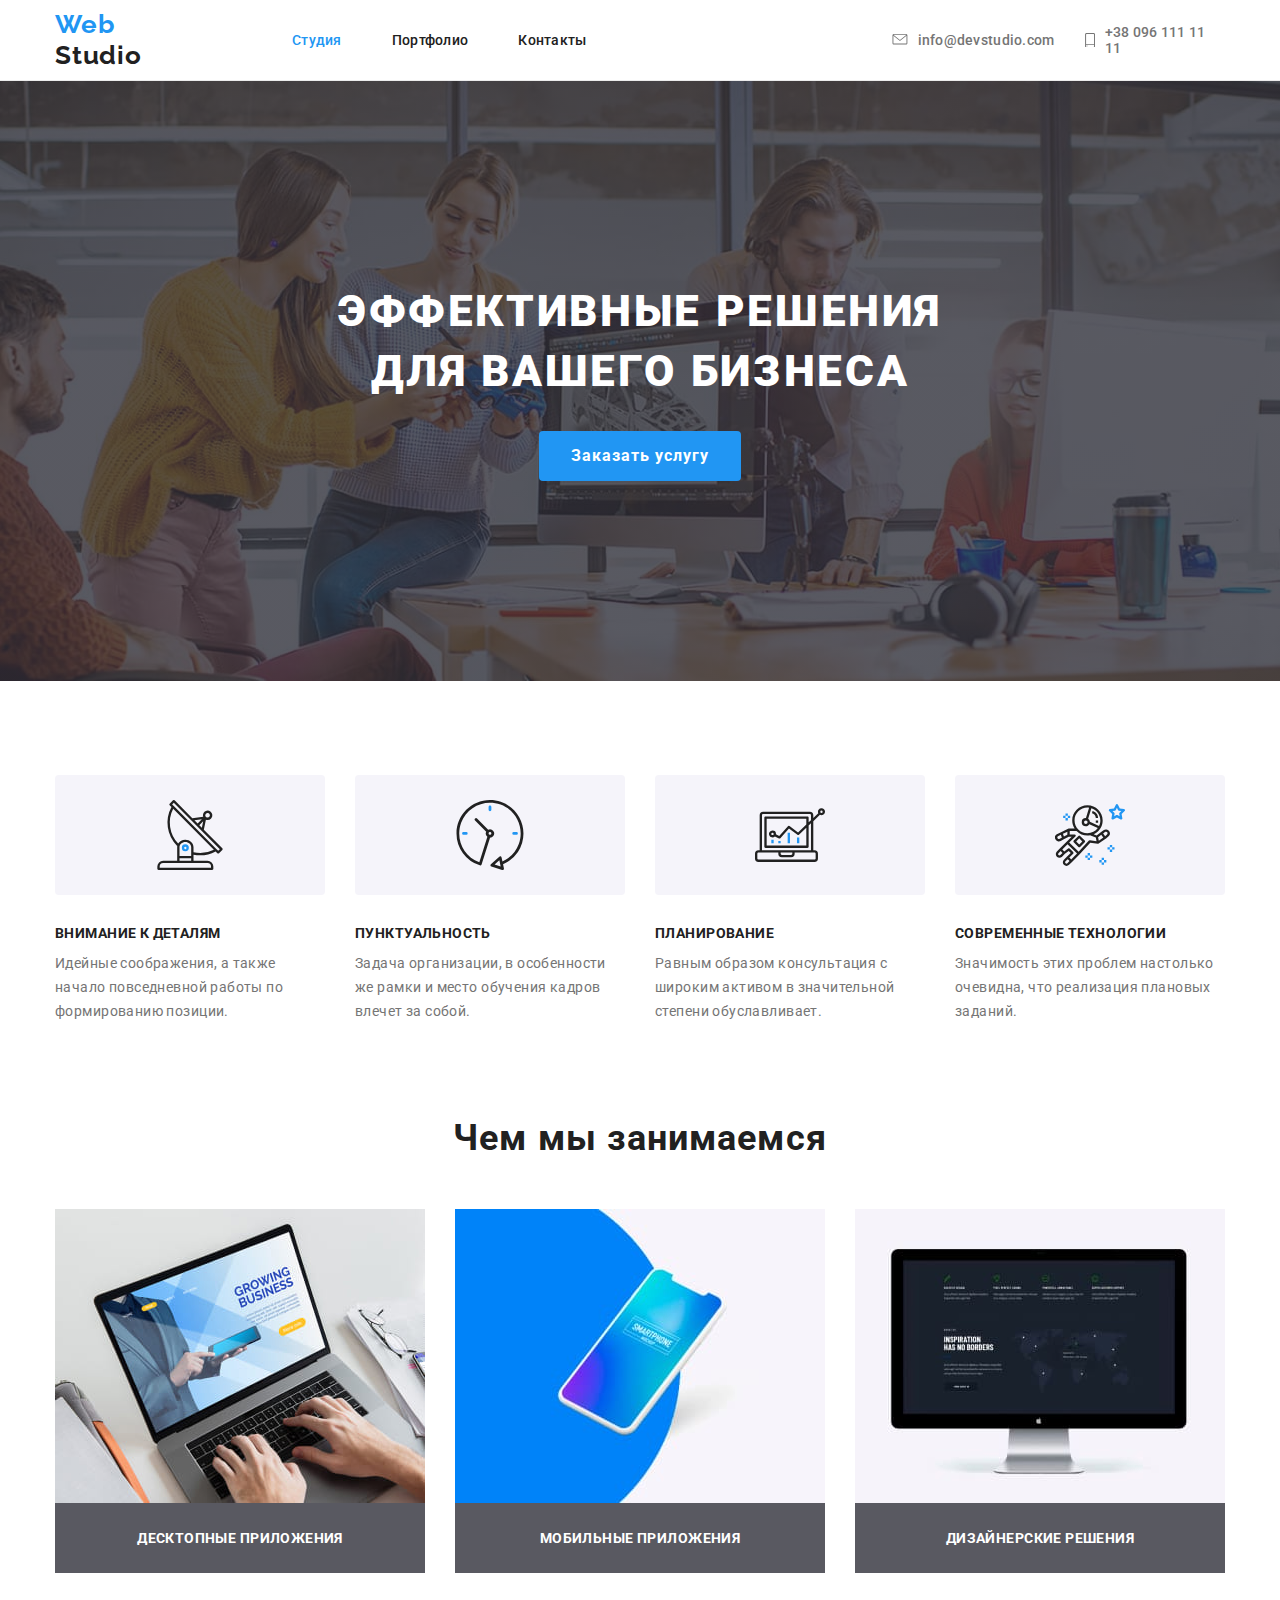
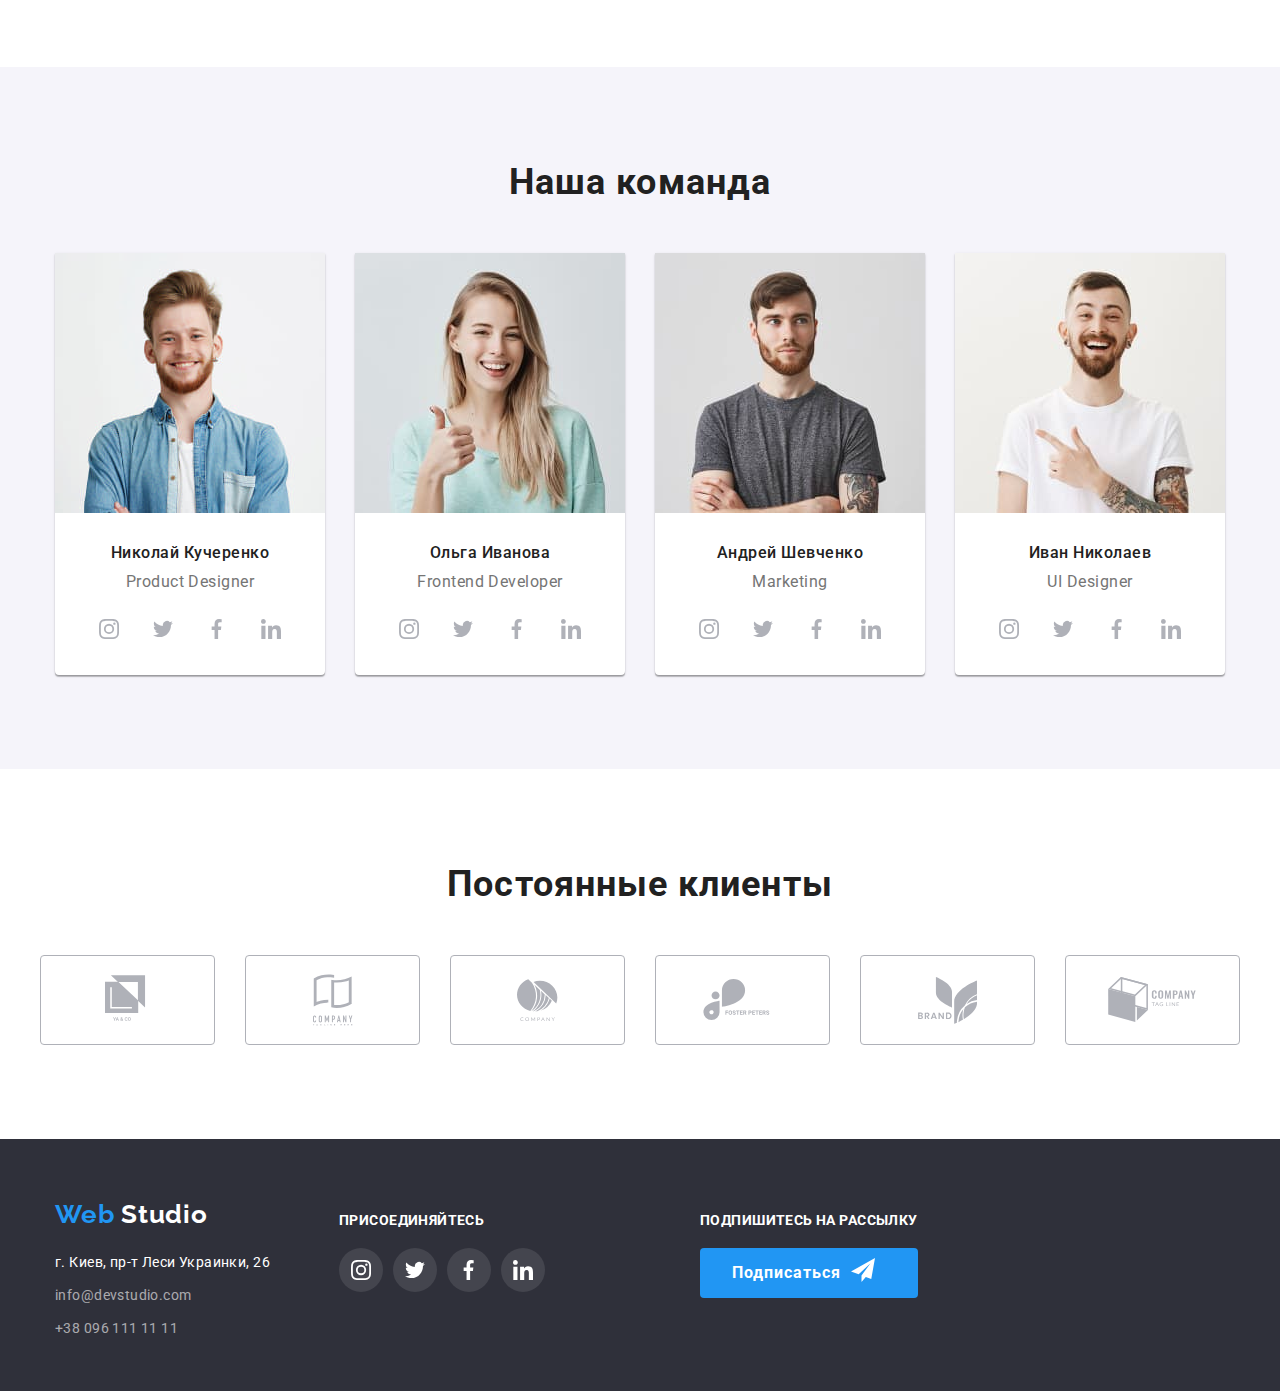
<file: index.html>
<!DOCTYPE html>
<html lang="ru">
  <head>
    <meta charset="UTF-8" />
    <meta name="viewport" content="width=device-width, initial-scale=1.0" />
    <title>Студия</title>
    <link
      href="https://fonts.googleapis.com/css2?family=Raleway:wght@700&family=Roboto:wght@400;500;700;900&display=swap"
      rel="stylesheet"
    />
    <link
      rel="stylesheet"
      href="https://cdnjs.cloudflare.com/ajax/libs/modern-normalize/0.6.0/modern-normalize.min.css"
    />
    <link rel="stylesheet" href="./css/style.css" />
  </head>

  <body>
    <!-- Шапка -->
    <header class="header">
      <div class="conteiner main-nav">
        <nav class="main-nav">
          <!-- Логотип -->
          <a href="./index.html" class="logo link">
            <span class="logo-accent">Web</span> Studio
          </a>

          <!-- Категории -->
          <ul class="site-nav list">
            <li class="item">
              <a href="./index.html" class="link current">Студия</a>
            </li>
            <li class="item">
              <a href="./portfolio.html" class="link">Портфолио</a>
            </li>
            <li class="item">
              <a href="./contacts.html" class="link">Контакты</a>
            </li>
          </ul>
        </nav>

        <!-- Контакты -->

        <address class="main-nav">
          <ul class="contacts-header list">
            <li class="item">
              <a href="mailto:info@devstudio.com" class>
                <svg class="mail-icon">
                  <use href="./images/sprite.svg#icon-mail"></use>
                </svg>
                info@devstudio.com
              </a>
            </li>
            <li class="item">
              <a href="tel:+380961111111">
                <svg class="tel-icon">
                  <use href="./images/sprite.svg#icon-smartphone"></use>
                </svg>
                +38 096 111 11 11
              </a>
            </li>
          </ul>
        </address>
      </div>
    </header>

    <!-- Уникальный контент -->
    <main>
      <!-- Герой -->
      <section class="hero">
        <div class="conteiner">
          <h1 class="hero-title">Эффективные решения для вашего бизнеса</h1>
          <a href="" class="button link">Заказать услугу</a>
        </div>
      </section>

      <!-- Преимущества -->

      <section class="features">
        <!-- Невидимый заголовок -->
        <h2 class="features-title-hidden">Наши преимущества</h2>

        <div class="conteiner">
          <ul class="features-list list">
            <li class="item icon-vector">
              <div class="features-content">
                <h3 class="features-title">Внимание к деталям</h3>
                <p class="features-text">
                  Идейные соображения, а также начало повседневной работы по
                  формированию позиции.
                </p>
              </div>
            </li>
            <li class="item icon-vector1">
              <div class="features-content">
                <h3 class="features-title">Пунктуальность</h3>
                <p class="features-text">
                  Задача организации, в особенности же рамки и место обучения
                  кадров влечет за собой.
                </p>
              </div>
            </li>
            <li class="item icon-vector2">
              <div class="features-content">
                <h3 class="features-title">Планирование</h3>
                <p class="features-text">
                  Равным образом консультация с широким активом в значительной
                  степени обуславливает.
                </p>
              </div>
            </li>
            <li class="item icon-vector3">
              <div class="features-content">
                <h3 class="features-title">Современные технологии</h3>
                <p class="features-text">
                  Значимость этих проблем настолько очевидна, что реализация
                  плановых заданий.
                </p>
              </div>
            </li>
          </ul>
        </div>
      </section>

      <!-- Наша деятельность -->

      <section class="section-activity">
        <div class="conteiner">
          <h2 class="activity-title">Чем мы занимаемся</h2>
          <ul class="activity-list list">
            <li class="item">
              <img
                src="./images/box/box.jpg"
                alt="Десктопные приложения"
                width="370"
              />

              <h3 class="activity-subtitle">Десктопные приложения</h3>
            </li>
            <li class="item">
              <img
                src="./images/box/box2.jpg"
                alt="Мобильные приложения"
                width="370"
              />
              <h3 class="activity-subtitle">Мобильные приложения</h3>
            </li>
            <li class="item">
              <img
                src="./images/box/box3.jpg"
                alt="Дизайнерские решения"
                width="370"
              />
              <h3 class="activity-subtitle">Дизайнерские решения</h3>
            </li>
          </ul>
        </div>
      </section>

      <!-- Команда -->
      <section class="section-team">
        <div class="conteiner">
          <h2 class="team-title">Наша команда</h2>
          <ul class="team-list list">
            <li class="item">
              <img
                src="./images/team/team.jpg"
                alt="Николай Кучеренко"
                width="270"
              />
              <div class="team-content">
                <h3 class="team-name">Николай Кучеренко</h3>
                <p lang="en" class="team-aside">Product Designer</p>

                <!-- соцсети -->
                <ul class="team-social list">
                  <li class="team-icons">
                    <a href="" aria-label="ссылка на instagram">
                      <svg class="social-icon">
                        <use href="./images/sprite.svg#icon-instagram"></use>
                      </svg>
                    </a>
                  </li>
                  <li class="team-icons">
                    <a href="" aria-label="ссылка на twitter">
                      <svg class="social-icon">
                        <use href="./images/sprite.svg#icon-twitter"></use>
                      </svg>
                    </a>
                  </li>
                  <li class="team-icons">
                    <a href="" aria-label="ссылка на facebook">
                      <svg class="social-icon">
                        <use href="./images/sprite.svg#icon-facebook"></use>
                      </svg>
                    </a>
                  </li>
                  <li class="team-icons">
                    <a href="" aria-label="ссылка на linkedIn">
                      <svg class="social-icon">
                        <use href="./images/sprite.svg#icon-linkedin"></use>
                      </svg>
                    </a>
                  </li>
                </ul>
              </div>
            </li>
            <li class="item">
              <img
                src="./images/team/team2.jpg"
                alt="Ольга Иванова"
                width="270"
              />
              <div class="team-content">
                <h3 class="team-name">Ольга Иванова</h3>
                <p lang="en" class="team-aside">Frontend Developer</p>

                <!-- соцсети -->
                <ul class="team-social list">
                  <li class="team-icons">
                    <a href="" aria-label="ссылка на instagram">
                      <svg class="social-icon">
                        <use href="./images/sprite.svg#icon-instagram"></use>
                      </svg>
                    </a>
                  </li>
                  <li class="team-icons">
                    <a href="" aria-label="ссылка на twitter">
                      <svg class="social-icon">
                        <use href="./images/sprite.svg#icon-twitter"></use>
                      </svg>
                    </a>
                  </li>
                  <li class="team-icons">
                    <a href="" aria-label="ссылка на facebook">
                      <svg class="social-icon">
                        <use href="./images/sprite.svg#icon-facebook"></use>
                      </svg>
                    </a>
                  </li>
                  <li class="team-icons">
                    <a href="" aria-label="ссылка на linkedIn">
                      <svg class="social-icon">
                        <use href="./images/sprite.svg#icon-linkedin"></use>
                      </svg>
                    </a>
                  </li>
                </ul>
              </div>
            </li>
            <li class="item">
              <img
                src="./images/team/team3.jpg"
                alt="Андрей Шевченко"
                width="270"
              />
              <div class="team-content">
                <h3 class="team-name">Андрей Шевченко</h3>
                <p lang="en" class="team-aside">Marketing</p>

                <!-- соцсети -->
                <ul class="team-social list">
                  <li class="team-icons">
                    <a href="" aria-label="ссылка на instagram">
                      <svg class="social-icon">
                        <use href="./images/sprite.svg#icon-instagram"></use>
                      </svg>
                    </a>
                  </li>
                  <li class="team-icons">
                    <a href="" aria-label="ссылка на twitter">
                      <svg class="social-icon">
                        <use href="./images/sprite.svg#icon-twitter"></use>
                      </svg>
                    </a>
                  </li>
                  <li class="team-icons">
                    <a href="" aria-label="ссылка на facebook">
                      <svg class="social-icon">
                        <use href="./images/sprite.svg#icon-facebook"></use>
                      </svg>
                    </a>
                  </li>
                  <li class="team-icons">
                    <a href="" aria-label="ссылка на linkedIn">
                      <svg class="social-icon">
                        <use href="./images/sprite.svg#icon-linkedin"></use>
                      </svg>
                    </a>
                  </li>
                </ul>
              </div>
            </li>
            <li class="item">
              <img
                src="./images/team/team4.jpg"
                alt="Иван Николаев"
                width="270"
              />
              <div class="team-content">
                <h3 class="team-name">Иван Николаев</h3>
                <p lang="en" class="team-aside">UI Designer</p>

                <!-- соцсети -->
                <ul class="team-social list">
                  <li class="team-icons">
                    <a href="" aria-label="ссылка на instagram">
                      <svg class="social-icon">
                        <use href="./images/sprite.svg#icon-instagram"></use>
                      </svg>
                    </a>
                  </li>
                  <li class="team-icons">
                    <a href="" aria-label="ссылка на twitter">
                      <svg class="social-icon">
                        <use href="./images/sprite.svg#icon-twitter"></use>
                      </svg>
                    </a>
                  </li>
                  <li class="team-icons">
                    <a href="" aria-label="ссылка на facebook">
                      <svg class="social-icon">
                        <use href="./images/sprite.svg#icon-facebook"></use>
                      </svg>
                    </a>
                  </li>
                  <li class="team-icons">
                    <a href="" aria-label="ссылка на linkedIn">
                      <svg class="social-icon">
                        <use href="./images/sprite.svg#icon-linkedin"></use>
                      </svg>
                    </a>
                  </li>
                </ul>
              </div>
            </li>
          </ul>
        </div>
      </section>

      <!-- Клиенты -->

      <section class="section-clients">
        <div class="conteiner">
          <h2 class="clients-title">Постоянные клиенты</h2>
          <ul class="clients-list list">
            <li class="item">
              <div class="clients-img">
                <a href="">
                  <svg class="clients-icon" width="44.27px" height="49.23px">
                    <use href="./images/sprite.svg#icon-logo1"></use>
                  </svg>
                </a>
              </div>
            </li>
            <li class="item">
              <div class="clients-img">
                <a href="">
                  <svg class="clients-icon" width="40px" height="52px">
                    <use href="./images/sprite.svg#icon-logo2"></use>
                  </svg>
                </a>
              </div>
            </li>
            <li class="item">
              <div class="clients-img">
                <a href="">
                  <svg class="clients-icon" width="41px" height="42.6px">
                    <use href="./images/sprite.svg#icon-logo3"></use>
                  </svg>
                </a>
              </div>
            </li>
            <li class="item">
              <div class="clients-img">
                <a href="">
                  <svg class="clients-icon" width="79.66px" height="42.02px">
                    <use href="./images/sprite.svg#icon-logo4"></use>
                  </svg>
                </a>
              </div>
            </li>
            <li class="item">
              <div class="clients-img">
                <a href="">
                  <svg class="clients-icon" width="59px" height="47px">
                    <use href="./images/sprite.svg#icon-logo5"></use>
                  </svg>
                </a>
              </div>
            </li>
            <li class="item">
              <div class="clients-img">
                <a href="">
                  <svg class="clients-icon" width="88.48px" height="45.44px">
                    <use href="./images/sprite.svg#icon-logo6"></use>
                  </svg>
                </a>
              </div>
            </li>
          </ul>
        </div>
      </section>
    </main>

    <!-- Подвал -->

    <footer class="footer">
      <div class="conteiner">
        <div class="adress-item">
          <a href="./index.html" class="logo link">
            <span class="logo-accent">Web</span>
            <span class="logo-invert">Studio</span>
          </a>
          <address class="address-footer">
            <span class="location">г. Киев, пр-т Леси Украинки, 26</span>
            <a
              href="mailto:info@devstudio.com"
              class="contacts-footer mail link"
              >info@devstudio.com
            </a>

            <a href="tel:380961111111" class="contacts-footer link"
              >+38 096 111 11 11
            </a>
          </address>
        </div>

        <!-- Мы в соцсетях -->
        <div class="social-list">
          <b class="social">Присоединяйтесь</b>
          <ul class="label list">
            <li class="item">
              <a href="" class="link" aria-label="мы в instagram">
                <svg class="social-icon-footer">
                  <use href="./images/sprite.svg#icon-footer-instagram"></use>
                </svg>
              </a>
            </li>
            <li class="item">
              <a href="" class="link" aria-label="мы в twitter">
                <svg class="social-icon-footer">
                  <use href="./images/sprite.svg#icon-footer-twitter"></use>
                </svg>
              </a>
            </li>
            <li class="item">
              <a href="" class="link" aria-label="мы в facebook">
                <svg class="social-icon-footer">
                  <use href="./images/sprite.svg#icon-footer-facebook"></use>
                </svg>
              </a>
            </li>
            <li class="item">
              <a href="" class="link" aria-label="мы в linkedin">
                <svg class="social-icon-footer">
                  <use href="./images/sprite.svg#icon-footer-linkedin"></use>
                </svg>
              </a>
            </li>
          </ul>
        </div>

        <!-- Форма подписки -->
        <div class="newsletter-list">
          <b class="newsletter">Подпишитесь на рассылку</b>
          <a href="" class="button link">Подписаться</a>
        </div>
      </div>
    </footer>
  </body>
</html>
</file>
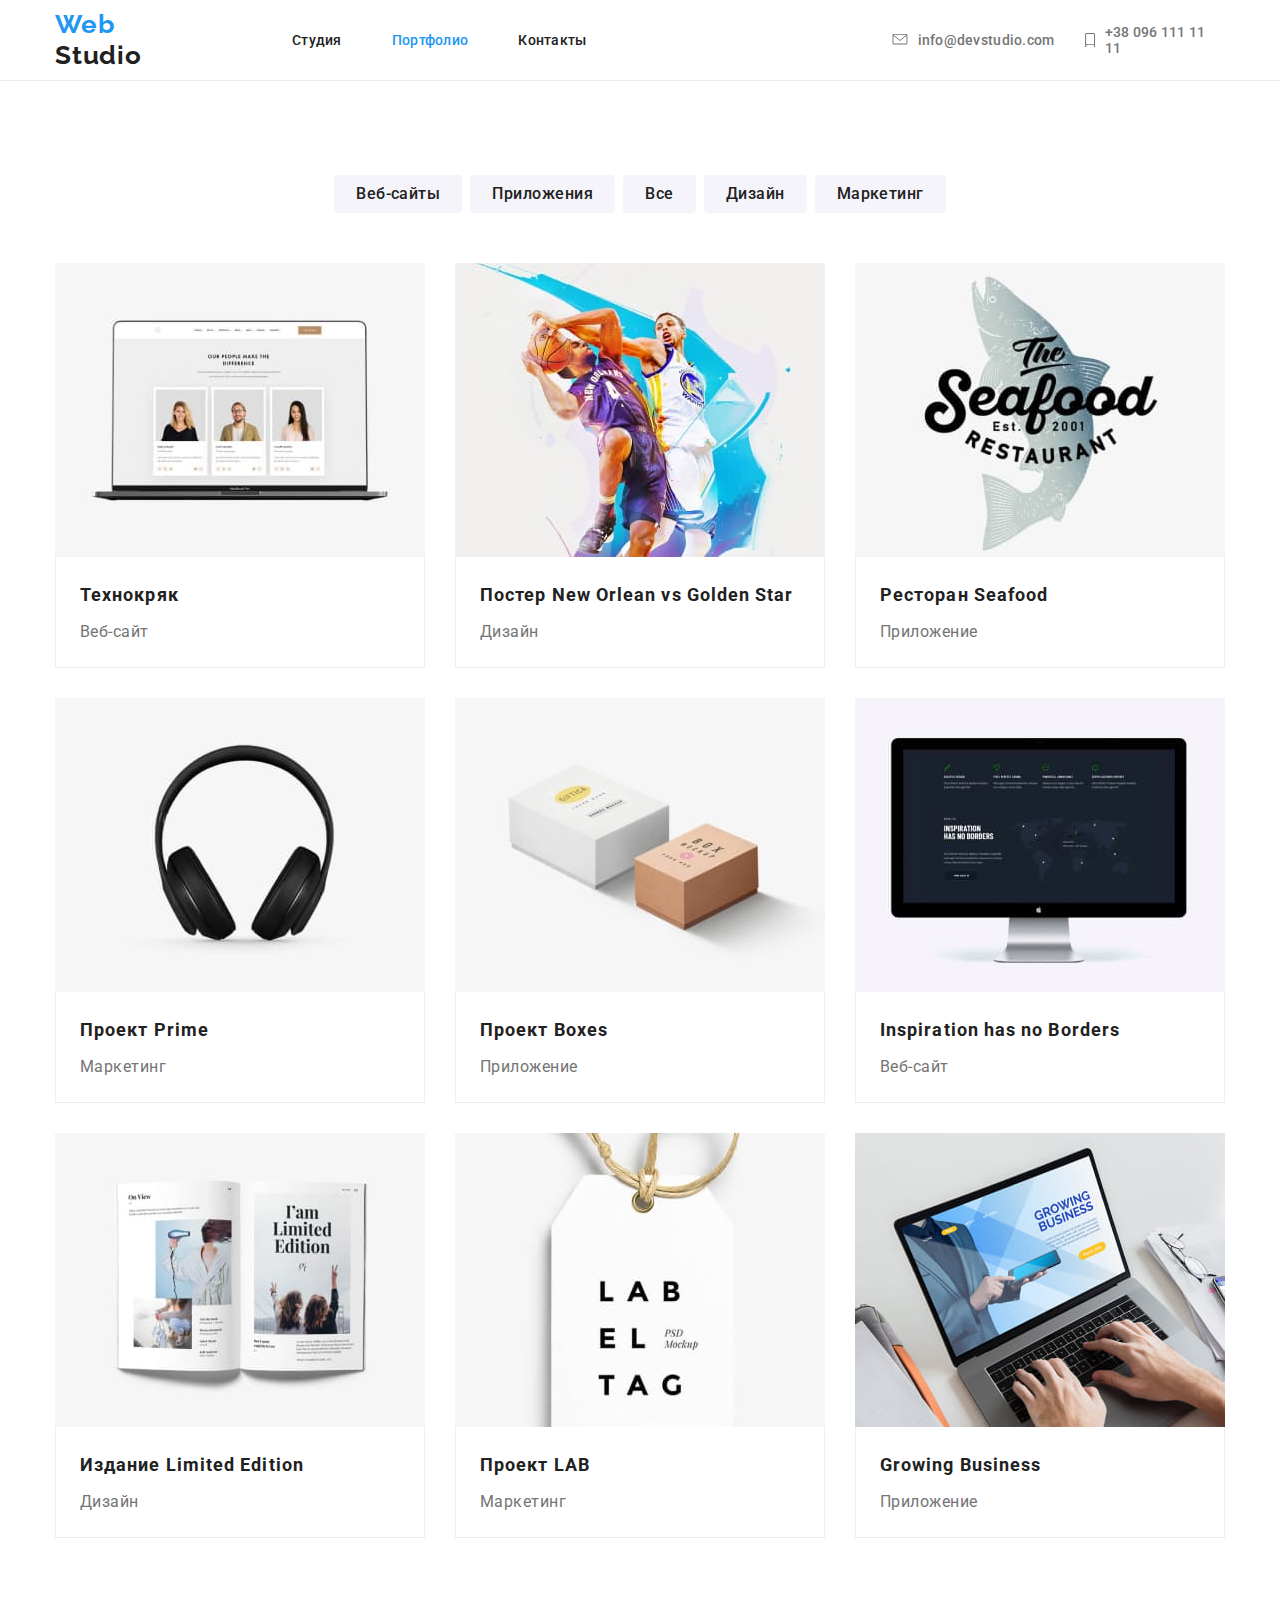
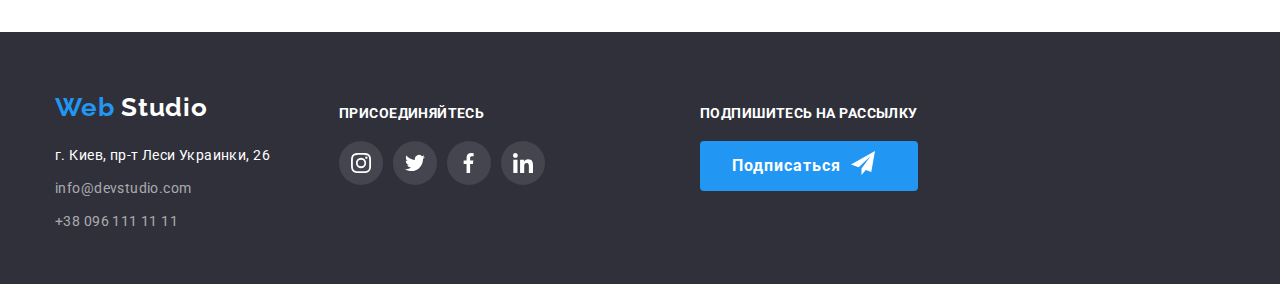
<file: portfolio.html>
<!DOCTYPE html>
<html lang="ru">
  <head>
    <meta charset="UTF-8" />
    <meta name="viewport" content="width=device-width, initial-scale=1.0" />
    <title>Портфолио</title>
    <link
      href="https://fonts.googleapis.com/css2?family=Raleway:wght@700&family=Roboto:wght@400;500;700;900&display=swap"
      rel="stylesheet"
    />
    <link
      rel="stylesheet"
      href="https://cdnjs.cloudflare.com/ajax/libs/modern-normalize/0.6.0/modern-normalize.min.css"
    />
    <link rel="stylesheet" href="./css/style.css" />
  </head>

  <body>
    <!-- Шапка -->
    <header class="header">
      <div class="conteiner main-nav">
        <nav class="main-nav">
          <!-- Логотип -->
          <a href="./index.html" class="logo link">
            <span class="logo-accent">Web</span> Studio
          </a>

          <!-- Категории -->
          <ul class="site-nav list">
            <li class="item">
              <a href="./index.html" class="link">Студия</a>
            </li>
            <li class="item">
              <a href="./portfolio.html" class="link current">Портфолио</a>
            </li>
            <li class="item">
              <a href="./contacts.html" class="link">Контакты</a>
            </li>
          </ul>
        </nav>

        <!-- Контакты -->
        <address class="main-nav">
          <ul class="contacts-header list">
            <li class="item">
              <a href="mailto:info@devstudio.com" class>
                <svg class="mail-icon">
                  <use href="./images/sprite.svg#icon-mail"></use>
                </svg>
                info@devstudio.com
              </a>
            </li>
            <li class="item">
              <a href="tel:+380961111111">
                <svg class="tel-icon">
                  <use href="./images/sprite.svg#icon-smartphone"></use>
                </svg>
                +38 096 111 11 11
              </a>
            </li>
          </ul>
        </address>
      </div>
    </header>

    <!-- Уникальный контент -->
    <main>
      <section class="portfolio-gallery">
        <!-- Скрытый заголовок -->
        <h1 class="portfolio-title-hidden">Наши работы</h1>

        <!-- Фильтр -->
        <div class="conteiner">
          <ul class="btn list">
            <li class="btn-item">
              <button type="button" class="portfolio-button current">
                Веб-сайты
              </button>
            </li>
            <li class="btn-item">
              <button type="button" class="portfolio-button">Приложения</button>
            </li>
            <li class="btn-item">
              <button type="button" class="portfolio-button">Все</button>
            </li>
            <li class="btn-item">
              <button type="button" class="portfolio-button">Дизайн</button>
            </li>
            <li class="btn-item">
              <button type="button" class="portfolio-button">Маркетинг</button>
            </li>
          </ul>

          <!-- Портфолио -->
          <ul class="portfolio list">
            <li class="item">
              <a href="" class="portfolio-link link">
                <div class="portfolio-img">
                  <img
                    src="./images/portfolio/portfolio1.jpg"
                    alt="Веб-сайт Технокряк"
                  />
                  <p class="portfolio-text">
                    Технокряк это современная площадка распространения
                    коронавируса. Компании используют эту платформу для
                    цифрового шпионажа и атак на защищённые сервера конкурентов.
                  </p>
                </div>
                <div class="portfolio-content">
                  <h2 class="portfolio-title">Технокряк</h2>
                  <p class="portfolio-aside">Веб-сайт</p>
                </div>
              </a>
            </li>
            <li class="item">
              <a href="" class="portfolio-link link">
                <div class="portfolio-img">
                  <img
                    src="./images/portfolio/portfolio2.jpg"
                    alt="Постер New Orlean vs Golden Star"
                  />
                  <p class="portfolio-text">
                    Технокряк это современная площадка распространения
                    коронавируса. Компании используют эту платформу для
                    цифрового шпионажа и атак на защищённые сервера конкурентов.
                  </p>
                </div>
                <div class="portfolio-content">
                  <h2 class="portfolio-title">
                    Постер New Orlean vs Golden Star
                  </h2>
                  <p class="portfolio-aside">Дизайн</p>
                </div>
              </a>
            </li>
            <li class="item">
              <a href="" class="portfolio-link link">
                <div class="portfolio-img">
                  <img
                    src="./images/portfolio/portfolio3.jpg"
                    alt="Ресторан Seafood"
                  />
                  <p class="portfolio-text">
                    Технокряк это современная площадка распространения
                    коронавируса. Компании используют эту платформу для
                    цифрового шпионажа и атак на защищённые сервера конкурентов.
                  </p>
                </div>
                <div class="portfolio-content">
                  <h2 class="portfolio-title">Ресторан Seafood</h2>
                  <p class="portfolio-aside">Приложение</p>
                </div>
              </a>
            </li>
            <li class="item">
              <a href="" class="portfolio-link link">
                <div class="portfolio-img">
                  <img
                    src="./images/portfolio/portfolio4.jpg"
                    alt="Проект Prime"
                  />
                  <p class="portfolio-text">
                    Технокряк это современная площадка распространения
                    коронавируса. Компании используют эту платформу для
                    цифрового шпионажа и атак на защищённые сервера конкурентов.
                  </p>
                </div>
                <div class="portfolio-content">
                  <h2 class="portfolio-title">Проект Prime</h2>
                  <p class="portfolio-aside">Маркетинг</p>
                </div>
              </a>
            </li>
            <li class="item">
              <a href="" class="portfolio-link link">
                <div class="portfolio-img">
                  <img
                    src="./images/portfolio/portfolio5.jpg"
                    alt="Проект Boxes"
                  />
                  <p class="portfolio-text">
                    Технокряк это современная площадка распространения
                    коронавируса. Компании используют эту платформу для
                    цифрового шпионажа и атак на защищённые сервера конкурентов.
                  </p>
                </div>
                <div class="portfolio-content">
                  <h2 class="portfolio-title">Проект Boxes</h2>
                  <p class="portfolio-aside">Приложение</p>
                </div>
              </a>
            </li>
            <li class="item">
              <a href="" class="portfolio-link link">
                <div class="portfolio-img">
                  <img
                    src="./images/portfolio/portfolio6.jpg"
                    alt="Inspiration has no Borders"
                  />
                  <p class="portfolio-text">
                    Технокряк это современная площадка распространения
                    коронавируса. Компании используют эту платформу для
                    цифрового шпионажа и атак на защищённые сервера конкурентов.
                  </p>
                </div>

                <div class="portfolio-content">
                  <h2 lang="en" class="portfolio-title">
                    Inspiration has no Borders
                  </h2>
                  <p class="portfolio-aside">Веб-сайт</p>
                </div>
              </a>
            </li>
            <li class="item">
              <a href="" class="portfolio-link link">
                <div class="portfolio-img">
                  <img
                    src="./images/portfolio/portfolio7.jpg"
                    alt="Издание Limited Edition"
                  />
                  <p class="portfolio-text">
                    Технокряк это современная площадка распространения
                    коронавируса. Компании используют эту платформу для
                    цифрового шпионажа и атак на защищённые сервера конкурентов.
                  </p>
                </div>
                <div class="portfolio-content">
                  <h2 class="portfolio-title">Издание Limited Edition</h2>
                  <p class="portfolio-aside">Дизайн</p>
                </div>
              </a>
            </li>
            <li class="item">
              <a href="" class="portfolio-link link">
                <div class="portfolio-img">
                  <img
                    src="./images/portfolio/portfolio8.jpg"
                    alt="Проект LAB"
                  />
                  <p class="portfolio-text">
                    Технокряк это современная площадка распространения
                    коронавируса. Компании используют эту платформу для
                    цифрового шпионажа и атак на защищённые сервера конкурентов.
                  </p>
                </div>
                <div class="portfolio-content">
                  <h2 class="portfolio-title">Проект LAB</h2>
                  <p class="portfolio-aside">Маркетинг</p>
                </div>
              </a>
            </li>
            <li class="item">
              <a href="" class="portfolio-link link">
                <div class="portfolio-img">
                  <img
                    src="./images/portfolio/portfolio9.jpg"
                    alt="Growing Business"
                  />
                  <p class="portfolio-text">
                    Технокряк это современная площадка распространения
                    коронавируса. Компании используют эту платформу для
                    цифрового шпионажа и атак на защищённые сервера конкурентов.
                  </p>
                </div>
                <div class="portfolio-content">
                  <h2 class="portfolio-title">Growing Business</h2>
                  <p class="portfolio-aside">Приложение</p>
                </div>
              </a>
            </li>
          </ul>
        </div>
      </section>
    </main>

    <!-- Подвал -->

    <footer class="footer">
      <div class="conteiner">
        <div class="adress-item">
          <a href="./index.html" class="logo link">
            <span class="logo-accent">Web</span>
            <span class="logo-invert">Studio</span>
          </a>
          <address class="address-footer">
            <span class="location">г. Киев, пр-т Леси Украинки, 26</span>
            <a
              href="mailto:info@devstudio.com"
              class="contacts-footer mail link"
              >info@devstudio.com
            </a>

            <a href="tel:380961111111" class="contacts-footer link"
              >+38 096 111 11 11
            </a>
          </address>
        </div>

        <!-- Мы в соцсетях -->
        <div class="social-list">
          <b class="social">Присоединяйтесь</b>
          <ul class="label list">
            <li class="item">
              <a href="" class="link" aria-label="мы в instagram">
                <svg class="social-icon-footer">
                  <use href="./images/sprite.svg#icon-footer-instagram"></use>
                </svg>
              </a>
            </li>
            <li class="item">
              <a href="" class="link" aria-label="мы в twitter">
                <svg class="social-icon-footer">
                  <use href="./images/sprite.svg#icon-footer-twitter"></use>
                </svg>
              </a>
            </li>
            <li class="item">
              <a href="" class="link" aria-label="мы в facebook">
                <svg class="social-icon-footer">
                  <use href="./images/sprite.svg#icon-footer-facebook"></use>
                </svg>
              </a>
            </li>
            <li class="item">
              <a href="" class="link" aria-label="мы в linkedin">
                <svg class="social-icon-footer">
                  <use href="./images/sprite.svg#icon-footer-linkedin"></use>
                </svg>
              </a>
            </li>
          </ul>
        </div>

        <!-- Форма подписки -->
        <div class="newsletter-list">
          <b class="newsletter">Подпишитесь на рассылку</b>
          <a href="" class="button link">Подписаться</a>
        </div>
      </div>
    </footer>
  </body>
</html>
</file>
<file: css/style.css>
﻿/* цвет заголовков #212121 */
/* цвет вторичного текста #757575 */
/* основной фон #E5E5E5 */
/* фон секций #F5F4FA */
/* акцент #2196F3 */
/* цвет шапки #FFFFFF */
/* цвет герой #FFFFFF */
/* цвет акцента портфолио  rgba(33, 150, 243, 0.9) */
/* цвет шрифта кнопок #FFFFFF */

html {
  box-sizing: border-box;
}

*,
*::before,
*::after {
  box-sizing: inherit;
}

:root {
  --primary-title-color: #212121;
  --secondary-text-color: #757575;
  --primary-background-color: #ffffff; /*изменить на #ffffff */
  --accent-color: #2196f3;
  --section-background-color: #f5f4fa;
  --header-background-color: #ffffff;
  --hero-white-color: #ffffff;
  --portfolio-background: rgba(33, 150, 243, 0.9);
  --button-white-text: #ffffff;
  --fotter-background-color: #2f303a;
}

body {
  background-color: var(--primary-background-color);
  color: var(--primary-title-color);
  font-family: Roboto, sans-serif;
}

/* ширина контейнера */
.conteiner {
  margin-left: auto;
  margin-right: auto;
  width: 1200px;
  padding-left: 15px;
  padding-right: 15px;
}

/* общие сбросы */
.link {
  text-decoration: none;
  color: var(--primary-title-color);
  padding: 0;
  margin: 0;
}

.list {
  list-style: none;
  padding: 0;
  margin: 0;
}
img {
  display: block;
}

h1,
h2,
h3,
h4,
h5,
h6,
p {
  margin-top: 0;
  margin-bottom: 0;
}
/* секция хедер */
/* черта под шапкой */
.header {
  border-bottom: 1px solid #ececec;
}
/* лого */
.logo {
  display: block;
  font-family: Raleway, sans-serif;
  font-style: normal;
  font-weight: bold;
  font-size: 26px;
  line-height: 31px;
  letter-spacing: 0.03em;
}
.logo-accent {
  color: var(--accent-color);
}
.logo:hover,
.logo:focus {
  color: var(--accent-color);
}

/* категории */
.site-nav .link {
  padding-top: 32px;
  padding-bottom: 32px;
  display: block;
  color: var(--primary-title-color);
  font-style: normal;
  font-weight: 500;
  font-size: 14px;
  line-height: 16px;
  letter-spacing: 0.02em;
}

/* контейнер навигации */
.site-nav {
  display: flex;
  margin-left: 85px;
  margin-right: 305px;
}
.site-nav .item {
  margin-right: 50px;
}
.site-nav .item:last-child {
  margin-right: 0;
}
.main-nav {
  display: flex;
  align-items: center;
}

/* ховер навигации */
.site-nav .link:hover,
.site-nav .link:focus {
  color: var(--accent-color);
}
.site-nav .link.current {
  color: var(--accent-color);
}

/*активная страница в шапке portfolio */
.portfolio .current {
  color: var(--button-white-text);
  background-color: var(--accent-color);
}

/* контакты в шапке */
.contacts-header {
  display: flex;
  align-items: center;
}

.contacts-header .item + .item {
  margin-left: 30px;
}

.contacts-header a {
  display: flex;
  align-items: center;
  font-weight: 500;
  font-size: 14px;
  line-height: 1.15;
  letter-spacing: 0.02em;
  font-style: normal;
  text-decoration: none;
  color: #757575;
}

.contacts-header a:hover,
.contacts-header a:focus {
  color: var(--accent-color);
}

.tel-icon {
  width: 10px;
  height: 14.94px;
  margin-right: 10px;
  fill: currentColor;
}

.mail-icon {
  width: 16px;
  height: 11.2px;
  margin-right: 10px;
  fill: currentColor;
}
.contacts .mail,
.contacts .tel {
  margin-right: 10px;
}

/* секция футер */
.footer {
  background-color: var(--fotter-background-color);
}
.footer .conteiner {
  display: flex;
  height: 252px;
  max-width: 1600px;
}

.footer .button {
  display: flex;
}

/*контейнер adress-item */
.adress-item {
  padding-top: 60px;
  margin-right: 69px;
}
.location {
  margin-bottom: 9px;
}
.address-footer .mail {
  margin-bottom: 9px;
}
/*контейнер social-list */
.social-list {
  padding-top: 72px;
  margin-right: 155px;
}

/*контейнер подписки */
.newsletter-list {
  padding-top: 72px;
}

.newsletter-list .button::after {
  content: '';
  width: 24px;
  height: 24px;
  background-size: contain;
  margin-left: 10px;
  background-image: url('../images/icons/icon-send.svg');
}

/*logo-footer */
.adress-item .logo {
  margin-bottom: 20px;
}
.logo .logo-invert {
  color: var(--hero-white-color);
}
.logo-invert:hover,
.logo-invert:focus {
  color: var(--accent-color);
}

/* адрес в футере */
.address-footer {
  display: flex;
  flex-direction: column;
  font-style: normal;
  font-weight: normal;
  font-size: 14px;
  line-height: 24px;
  letter-spacing: 0.03em;
  color: var(--hero-white-color);
  flex-direction: column;
}
.address-footer .contacts-footer {
  color: rgba(255, 255, 255, 0.6);
}

/* соцсети */
.label {
  display: flex;
}
.social-icon-footer {
  width: 20px;
  height: 20px;
}

.label .item a {
  display: flex;
  justify-content: center;
  align-items: center;
  width: 44px;
  height: 44px;
  border-radius: 50%;
  padding: 12px;
  background-color: rgba(255, 255, 255, 0.1);
}

.label .item a:hover,
.label .item a:focus {
  background-color: var(--accent-color);
}

.contacts-footer:hover,
.contacts-footer:focus {
  color: var(--accent-color);
}

/*margin-right: 10px;*/
.social-list .item {
  width: calc((100% - 30px) / 4);
  margin-right: 10px;
}
.social-list .item:nth-child(4n) {
  margin-right: 0;
}

.social,
.newsletter {
  display: inline-block;
  margin-bottom: 20px;
  font-style: normal;
  font-weight: bold;
  font-size: 14px;
  line-height: 16px;
  letter-spacing: 0.03em;
  text-transform: uppercase;
  color: var(--button-white-text);
}

/* секция герой */
.hero {
  max-width: 1600px;
  height: 600px;
  padding-top: 200px;
  padding-bottom: 200px;
  margin-left: auto;
  margin-right: auto;
  text-align: center;
  background-image: linear-gradient(
      rgba(47, 48, 58, 0.8),
      rgba(47, 48, 58, 0.8)
    ),
    url('../images/hero/Hero.jpg');
  background-repeat: no-repeat;
  background-position: center;
  background-size: cover;
}

/* заголовок герой */
.hero-title {
  margin-left: auto;
  margin-right: auto;
  margin-bottom: 30px;
  font-style: normal;
  font-weight: 900;
  font-size: 44px;
  width: 696px;
  line-height: 60px;
  letter-spacing: 0.06em;
  text-transform: uppercase;
  color: var(--hero-white-color);
}

/* кнопка заказать и подписаться */
.button {
  display: inline-flex;
  color: var(--hero-white-color);
  background-color: var(--accent-color);
  font-style: normal;
  font-weight: bold;
  font-size: 16px;
  line-height: 30px;
  letter-spacing: 0.06em;
  min-width: 200px;
  padding: 10px 32px;
  border-radius: 4px;
  text-align: center;
}

/* секция преимущества */
.features {
  padding-top: 94px;
  padding-bottom: 94px;
}

.features-list {
  display: flex;
}
.features-list .item + .item {
  margin-left: 30px;
}

/* скрытый заголовок секции */
.features-title-hidden {
  display: none;
}

/* заголовки секции */
.features .features-title {
  font-style: normal;
  font-weight: bold;
  font-size: 14px;
  line-height: 16px;
  letter-spacing: 0.03em;
  text-transform: uppercase;
}
.features-title {
  margin-bottom: 10px;
}
/* описание под заголовком */
.features .features-text {
  color: var(--secondary-text-color);
  font-style: normal;
  font-size: 14px;
  line-height: 24px;
  letter-spacing: 0.03em;
}
/* позиционирование картинок */
.features-list .item::before {
  display: block;
  content: '';
  width: 270px;
  height: 120px;
  margin-bottom: 30px;
  background-size: 70px;
  background-repeat: no-repeat;
  background-position: center;
  border-radius: 4px;
  background-color: var(--section-background-color);
}
.icon-vector::before {
  background-image: url('../images/icons/Vector.svg');
}
.icon-vector1::before {
  background-image: url('../images/icons/Vector1.svg');
}
.icon-vector2::before {
  background-image: url('../images/icons/Vector2.svg');
}
.icon-vector3::before {
  background-image: url('../images/icons/Vector3.svg');
}

/* секция чем мы занимаемся */
.section-activity {
  padding-bottom: 94px;
}
.section-activity .activity-title {
  font-style: normal;
  font-weight: bold;
  font-size: 36px;
  line-height: 42px;
  letter-spacing: 0.03em;
  text-align: center;
}
.section-activity .activity-subtitle {
  padding: 27px 0 27px 0;
  color: var(--hero-white-color);
  font-style: normal;
  font-weight: bold;
  font-size: 14px;
  line-height: 16px;
  letter-spacing: 0.03em;
  text-transform: uppercase;
}
.activity-title {
  margin-bottom: 50px;
}
.activity-list {
  display: flex;
  justify-content: center;
}
.activity-list .item {
  width: calc((100% - 60px) / 3);
  margin-left: 30px;
}
.activity-list .item:nth-last-child(3n) {
  margin-left: 0;
}
.activity-list .item {
  text-align: center;
  background-color: rgba(47, 48, 58, 0.8);
}
/* секция команда */
.section-team {
  padding-top: 94px;
  padding-bottom: 94px;
  background-color: var(--section-background-color);
}
.team-list {
  display: flex;
}
.team-list .item {
  box-shadow: 0px 2px 1px rgba(0, 0, 0, 0.2), 0px 1px 1px rgba(0, 0, 0, 0.14),
    0px 1px 3px rgba(0, 0, 0, 0.12);
  border-radius: 0px 0px 4px 4px;
}
.section-team .team-title {
  font-style: normal;
  font-weight: bold;
  font-size: 36px;
  line-height: 42px;
  letter-spacing: 0.03em;
  margin-bottom: 50px;
  text-align: center;
}
.team-list .item {
  width: calc((100% - 90px) / 4);
  margin-right: 30px;
}
.team-list .item:last-child {
  margin-right: 0;
}

.team-list .item {
  width: 270px;
  height: 422px;
  text-align: center;
  background-color: var(--primary-background-color);
}
.section-team .team-name {
  font-style: normal;
  font-weight: 500;
  font-size: 16px;
  line-height: 19px;
  letter-spacing: 0.03em;
  text-align: center;
}
.section-team .team-aside {
  color: var(--secondary-text-color);
  font-style: normal;
  font-weight: normal;
  font-size: 16px;
  line-height: 19px;
  letter-spacing: 0.03em;
}

.team-content {
  padding: 30px 32px 24px 32px;
}
.team-name {
  margin-bottom: 10px;
}
.team-aside {
  margin-bottom: 16px;
}

/* соцсети команды */
.team-social {
  display: flex;
  justify-content: center;
}
.team-icons {
  width: calc((100% - 30px) / 4);
  margin-right: 10px;
}
.team-icons:last-child {
  margin-right: 0;
}

/*.li+ a */
.team-icons a {
  display: flex;
  justify-content: center;
  align-items: center;
  padding: 12px;
  border-radius: 50px;
}

.social-icon {
  width: 20px;
  height: 20px;
  fill: #afb1b8;
}

/*.ul+.li+ a:hover,
  .ul+.li+ a:focus {
  } */
.team-social .team-icons a:hover,
.team-social .team-icons a:focus {
  background-color: var(--accent-color);
}

/*.ul+.li+ a:hover .svg,
  .ul+.li+ a:focus .svg {
  } */
.team-social .team-icons a:hover .social-icon,
.team-social .team-icons a:focus .social-icon {
  fill: #ffffff;
}

/* секция клиенты */
.clients-list {
  display: flex;
  justify-content: center;
}
.section-clients .conteiner {
  padding-top: 94px;
  padding-bottom: 94px;
}

/* клиенты - заголовок */
.section-clients .clients-title {
  font-style: normal;
  font-weight: bold;
  font-size: 36px;
  line-height: 42px;
  letter-spacing: 0.03em;
}
.clients-title {
  margin-bottom: 50px;
  text-align: center;
}

/* размеры и отступы */
.clients-list .item {
  width: calc((100% - 30px * 4) / 5);
  margin-right: 30px;
}
.clients-list .item:last-child {
  margin-right: 0;
}
.clients-list .clients-img a {
  display: flex;
  justify-content: center;
  align-items: center;
  width: 175px;
  height: 90px;
  border: 1px solid #afb1b8;
  border-radius: 4px;
}
.clients-icon {
  fill: #afb1b8;
}

/* ховер и фокус */
.clients-img a:hover .clients-icon,
.clients-img a:focus .clients-icon {
  fill: var(--accent-color);
}
.clients-img a:hover,
.clients-img a:focus {
  border: 1px solid var(--accent-color);
}

/* секция портфолио */
.portfolio-gallery .conteiner {
  padding-top: 94px;
  padding-bottom: 94px;
}
/* скрытый заголовок портфолио */
.portfolio-title-hidden {
  position: absolute;
  width: 1px;
  height: 1px;
  margin: -1px;
  border: 0;
  padding: 0;
  clip: rect (0 0 0 0);
  overflow: hidden;
}

/* кнопки-фильтр */
.btn {
  margin-bottom: 50px;
  display: flex;
  justify-content: center;
}
.btn .portfolio-button {
  padding: 6px 22px 6px 22px;
  font-family: Roboto, sans-serif;
  font-weight: 500;
  font-size: 16px;
  line-height: 26px;
  letter-spacing: 0.03em;
  color: var(--primary-title-color);
  background-color: var(--section-background-color);
  border-radius: 4px;
  border: transparent;
  outline: none;
}
.btn-item {
  margin-left: 8px;
}
.btn-item:first-child {
  margin-left: 0;
}
.portfolio-button:hover,
.portfolio-button:focus {
  color: var(--button-white-text);
  background-color: var(--accent-color);
  box-shadow: 0px 2px 2px rgba(0, 0, 0, 0.12), 0px 1px 2px rgba(0, 0, 0, 0.08),
    0px 3px 1px rgba(0, 0, 0, 0.1);
}

/* портфолио контейнер */
.portfolio {
  display: flex;
  flex-wrap: wrap;
}

/* сетка в портфолио  margin-right: 30px; */
.portfolio .item {
  width: calc((100% - 30px * 2) / 3);
  margin-right: 30px;
}
.portfolio .item:nth-child(3n) {
  margin-right: 0;
}
.portfolio .item:nth-child(-n + 6) {
  margin-bottom: 30px;
}
.portfolio-content {
  padding: 20px 24px 20px 24px;
  border-right: 1px solid #eeeeee;
  border-bottom: 1px solid #eeeeee;
  border-left: 1px solid #eeeeee;
}

/* заголовки в сетке портфолио */
.portfolio-title {
  margin-bottom: 4px;
  font-style: normal;
  font-weight: bold;
  font-size: 18px;
  line-height: 36px;
  letter-spacing: 0.06em;
  color: var(--primary-title-color);
}

/* текст под заголовком */
.portfolio-aside {
  font-style: normal;
  font-weight: normal;
  font-size: 16px;
  line-height: 30px;
  letter-spacing: 0.03em;
  color: var(--secondary-text-color);
}

/* текст скрыт для удобства оформления блока */
.portfolio-text {
  display: none;
  padding: 63px 24px;
  /* width: 322px; */
  font-style: normal;
  font-weight: normal;
  font-size: 18px;
  line-height: 28px;
  letter-spacing: 0.03em;
  color: var(--button-white-text);
  background-color: var(--accent-color);
}

/* ховер и фокус карточек портфолио*/
.portfolio-link:hover,
.portfolio-link:focus {
  box-shadow: 1px 4px 6px rgba(0, 0, 0, 0.16), 0px 4px 4px rgba(0, 0, 0, 0.06),
    0px 1px 1px rgba(0, 0, 0, 0.12);
}
.portfolio-link {
  display: block;
}
</file>
